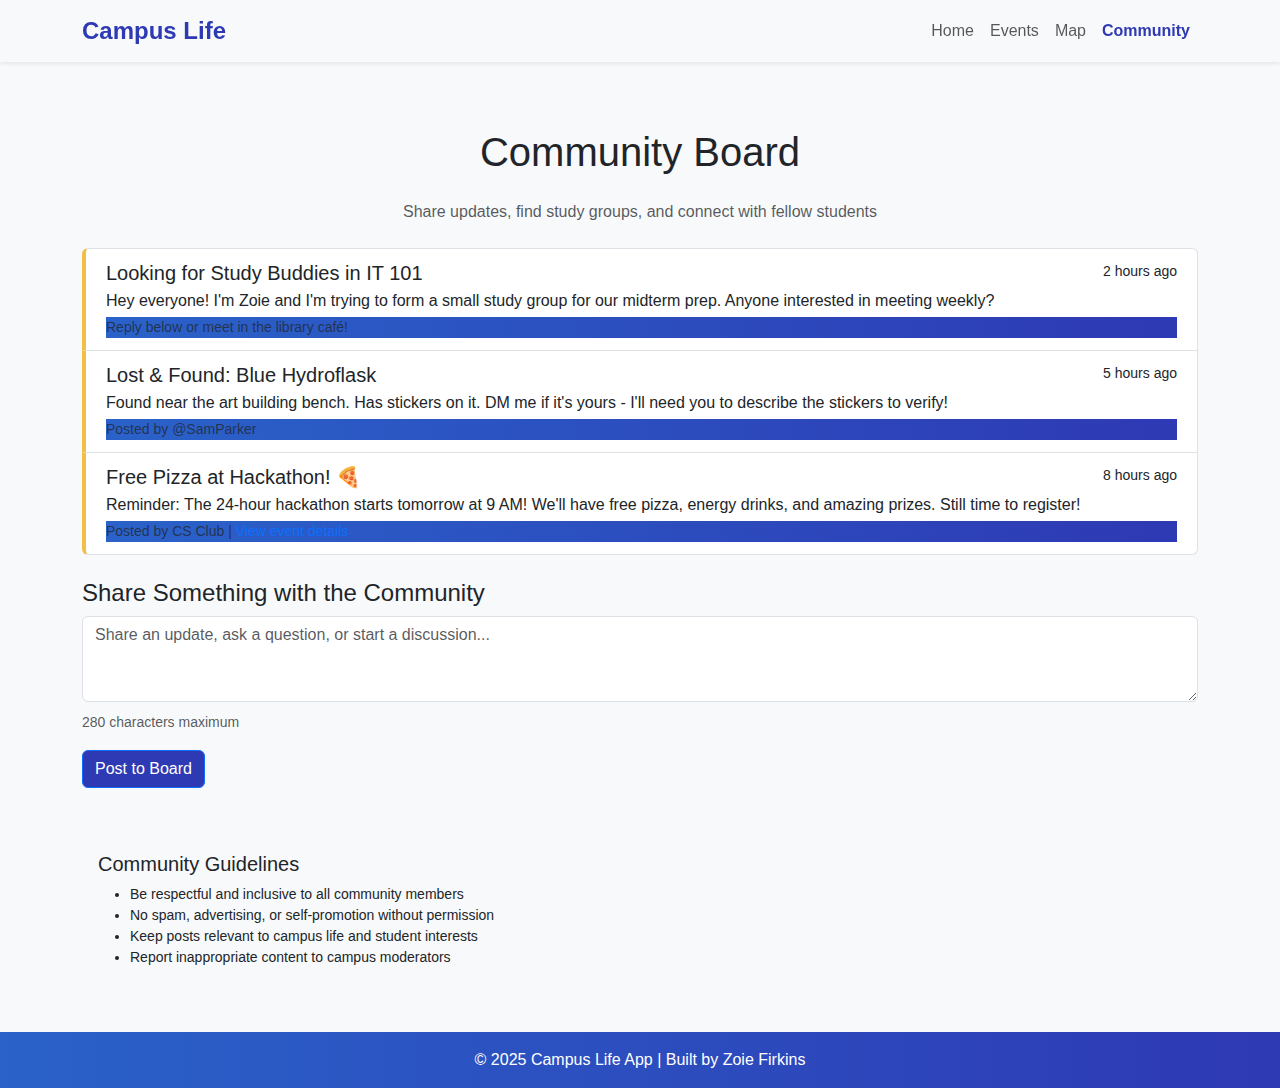
<file: community.html>
<!DOCTYPE html>
<html lang="en">
<head>
  <meta charset="UTF-8">
  <meta name="viewport" content="width=device-width, initial-scale=1.0">
  <meta name="description" content="Connect with fellow students, share updates, and find study groups on the Campus Life community board." />
  <title>Campus Life | Community Board</title>
  <link href="https://cdn.jsdelivr.net/npm/bootstrap@5.3.3/dist/css/bootstrap.min.css" rel="stylesheet">
  <link rel="stylesheet" href="css/style.css">
</head>
<body>
  <!-- Navbar -->
  <nav class="navbar navbar-expand-lg navbar-light bg-light fixed-top shadow-sm" aria-label="Main navigation">
    <div class="container">
      <a class="navbar-brand fw-bold" href="index.html">Campus Life</a>
      <button class="navbar-toggler" type="button" data-bs-toggle="collapse" data-bs-target="#navbarNav" aria-controls="navbarNav" aria-expanded="false" aria-label="Toggle navigation">
        <span class="navbar-toggler-icon"></span>
      </button>
      <div class="collapse navbar-collapse" id="navbarNav">
        <ul class="navbar-nav ms-auto">
          <li class="nav-item"><a class="nav-link" href="index.html">Home</a></li>
          <li class="nav-item"><a class="nav-link" href="events.html">Events</a></li>
          <li class="nav-item"><a class="nav-link" href="map.html">Map</a></li>
          <li class="nav-item"><a class="nav-link active" aria-current="page" href="community.html">Community</a></li>
        </ul>
      </div>
    </div>
  </nav>

  <!-- Main content -->
  <main class="container my-5">
    <h1 class="text-center mb-4">Community Board</h1>
    <p class="text-center text-muted mb-4">Share updates, find study groups, and connect with fellow students</p>

    <!-- Community Posts Section -->
    <section aria-labelledby="posts-heading">
      <h2 id="posts-heading" class="visually-hidden">Recent Community Posts</h2>
      <div class="list-group mb-4">
        <!-- Post 1: Study Group -->
        <article class="list-group-item list-group-item-action flex-column align-items-start community-post">
          <div class="d-flex w-100 justify-content-between">
            <h3 class="mb-1 h5">Looking for Study Buddies in IT 101</h3>
            <small><time datetime="2025-10-19T16:00">2 hours ago</time></small>
          </div>
          <p class="mb-1">Hey everyone! I'm Zoie and I'm trying to form a small study group for our midterm prep. Anyone interested in meeting weekly?</p>
          <footer class="small text-muted">
            Reply below or meet in the library café! 
          </footer>
        </article>

        <!-- Post 2: Lost & Found -->
        <article class="list-group-item list-group-item-action flex-column align-items-start community-post">
          <div class="d-flex w-100 justify-content-between">
            <h3 class="mb-1 h5">Lost &amp; Found: Blue Hydroflask</h3>
            <small><time datetime="2025-10-19T13:00">5 hours ago</time></small>
          </div>
          <p class="mb-1">Found near the art building bench. Has stickers on it. DM me if it's yours - I'll need you to describe the stickers to verify!</p>
          <footer class="small text-muted">
            Posted by @SamParker
          </footer>
        </article>

        <!-- Post 3: Event Promotion -->
        <article class="list-group-item list-group-item-action flex-column align-items-start community-post">
          <div class="d-flex w-100 justify-content-between">
            <h3 class="mb-1 h5">Free Pizza at Hackathon! 🍕</h3>
            <small><time datetime="2025-10-19T10:00">8 hours ago</time></small>
          </div>
          <p class="mb-1">Reminder: The 24-hour hackathon starts tomorrow at 9 AM! We'll have free pizza, energy drinks, and amazing prizes. Still time to register!</p>
          <footer class="small text-muted">
            Posted by CS Club | <a href="events.html" class="text-decoration-none">View event details</a>
          </footer>
        </article>
      </div>
    </section>

    <!-- Post Creation Section -->
    <section aria-labelledby="create-post-heading" class="mt-4">
      <h2 id="create-post-heading" class="h4">Share Something with the Community</h2>
      <form id="postForm" onsubmit="return false;">
        <div class="mb-3">
          <label for="postContent" class="form-label visually-hidden">Post content</label>
          <textarea 
            class="form-control mb-2" 
            id="postContent"
            placeholder="Share an update, ask a question, or start a discussion..."
            rows="3"
            aria-label="Write your community post"
            aria-describedby="charCounter"
          ></textarea>
          <small id="charCounter" class="form-text text-muted">280 characters maximum</small>
        </div>
        <button type="submit" class="btn btn-primary" aria-label="Post to community board">Post to Board</button>
      </form>
    </section>

    <!-- Community Guidelines -->
    <aside class="mt-5 p-3 bg-light rounded" aria-labelledby="guidelines-heading">
      <h2 id="guidelines-heading" class="h5">Community Guidelines</h2>
      <ul class="small mb-0">
        <li>Be respectful and inclusive to all community members</li>
        <li>No spam, advertising, or self-promotion without permission</li>
        <li>Keep posts relevant to campus life and student interests</li>
        <li>Report inappropriate content to campus moderators</li>
      </ul>
    </aside>
  </main>

  <!-- Footer -->
  <footer class="text-center py-3 bg-light mt-auto">
    <p class="mb-0">&copy; 2025 Campus Life App | Built by Zoie Firkins</p>
  </footer>

  <script src="https://cdn.jsdelivr.net/npm/bootstrap@5.3.3/dist/js/bootstrap.bundle.min.js"></script>
  <script src="js/script.js"></script>
</body>
</html>
</file>
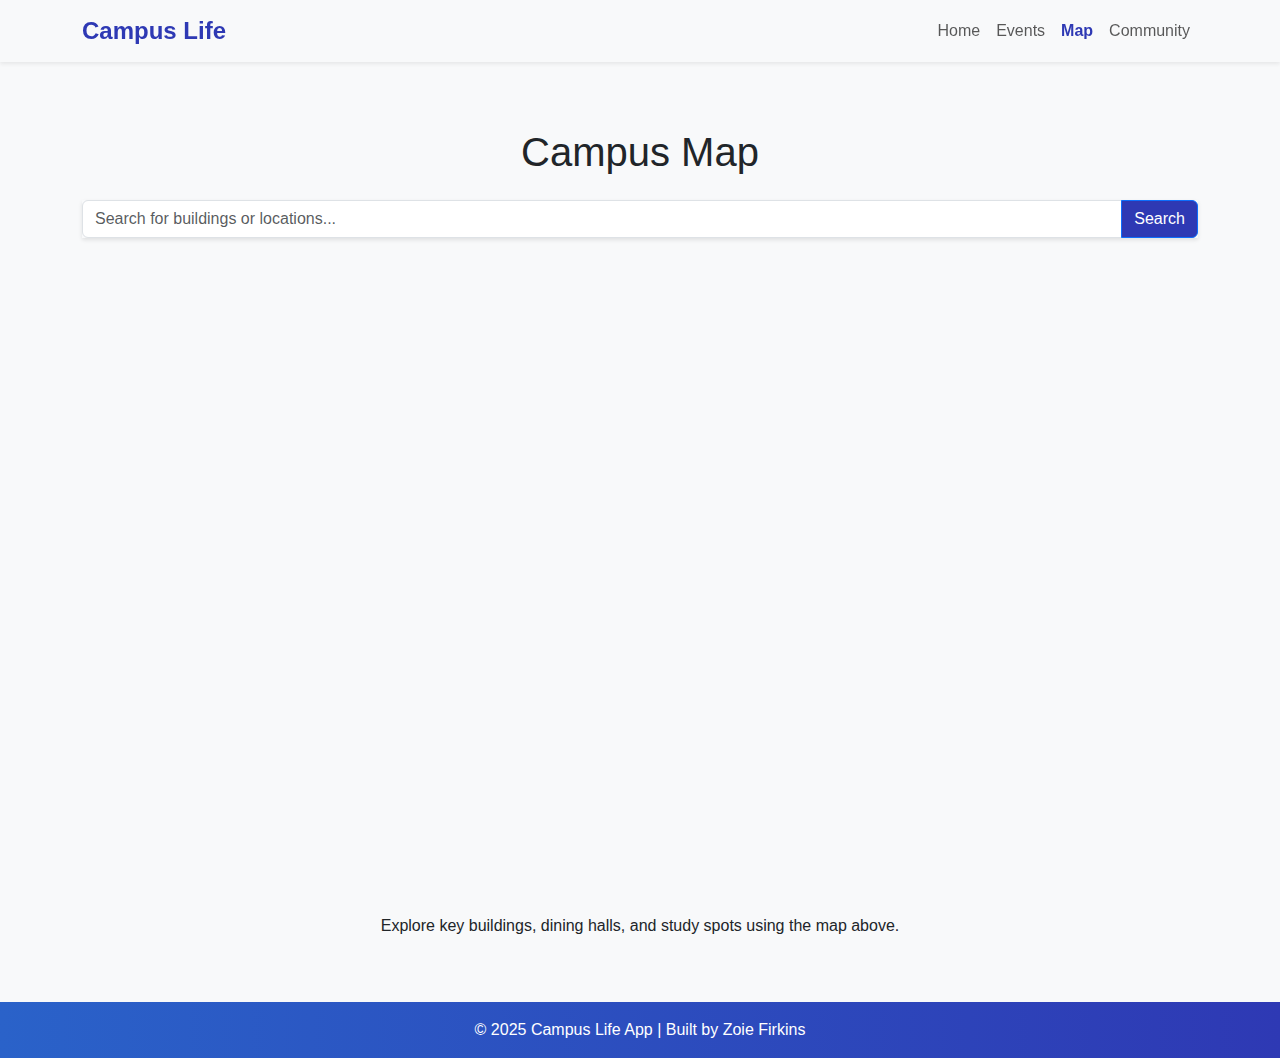
<file: map.html>
<!DOCTYPE html>
<html lang="en">
<head>
  <meta charset="UTF-8">
  <meta name="viewport" content="width=device-width, initial-scale=1.0">
  <title>Campus Life | Map</title>
  <link href="https://cdn.jsdelivr.net/npm/bootstrap@5.3.3/dist/css/bootstrap.min.css" rel="stylesheet">
  <link rel="stylesheet" href="css/style.css">
</head>
<body>
  <nav class="navbar navbar-expand-lg navbar-light bg-light fixed-top shadow-sm">
    <div class="container">
      <a class="navbar-brand fw-bold" href="index.html">Campus Life</a>
      <button class="navbar-toggler" type="button" data-bs-toggle="collapse" data-bs-target="#navbarNav">
        <span class="navbar-toggler-icon"></span>
      </button>
      <div class="collapse navbar-collapse" id="navbarNav">
        <ul class="navbar-nav ms-auto">
          <li class="nav-item"><a class="nav-link" href="index.html">Home</a></li>
          <li class="nav-item"><a class="nav-link" href="events.html">Events</a></li>
          <li class="nav-item"><a class="nav-link active" href="map.html">Map</a></li>
          <li class="nav-item"><a class="nav-link" href="community.html">Community</a></li>
        </ul>
      </div>
    </div>
  </nav>

<main class="container my-5">
  <h1 class="text-center mb-4">Campus Map</h1>

  <!-- Search Bar -->
  <div class="input-group mb-4">
    <input type="text" class="form-control" placeholder="Search for buildings or locations..." id="mapSearch">
    <button class="btn btn-primary" id="searchBtn">Search</button>
  </div>

  <!-- Map -->
  <div class="ratio ratio-16x9 mb-4">
    <iframe 
      src="https://www.google.com/maps/embed?pb=!1m18!1m12!1m3!1d3151!2d144.9631!3d-37.8136!2m3!1f0!2f0!3f0!3m2!1i1024!2i768!4f13.1!3m3!1m2!1s0x6ad65d43fb1d0!2sYour+Campus!5e0!3m2!1sen!2sus!4v1234567890"
      width="600" height="450" style="border:0;" allowfullscreen="" loading="lazy"></iframe>
  </div>

  <p class="text-center">Explore key buildings, dining halls, and study spots using the map above.</p>
</main>


  <footer class="text-center py-3 bg-light mt-auto">
    <p class="mb-0">© 2025 Campus Life App | Built by Zoie Firkins</p>
  </footer>

  <script src="https://cdn.jsdelivr.net/npm/bootstrap@5.3.3/dist/js/bootstrap.bundle.min.js"></script>
  <script src="js/script.js"></script>
</body>
</html>
</file>
<file: css/style.css>
/* 
 * Campus Life Super App - Main Stylesheet
 * Author: Zoie Firkins
 * Description: Responsive styling with Bootstrap integration and custom enhancements
 */

/* ===== BASE STYLES ===== */
body {
  font-family: 'Segoe UI', Tahoma, Geneva, Verdana, sans-serif;
  margin: 0;
  padding-top: 80px; /* Increased offset for fixed navbar */
  background-color: #f8f9fa;
  min-height: 100vh;
  display: flex;
  flex-direction: column;
}

/* Ensure main content starts below navbar */
main {
  margin-top: 0;
}

/* Extra padding for hero section to ensure it's not cut off */
.hero {
  margin-top: -20px; /* Slight negative margin to bring hero closer to navbar */
}

/* ===== COLOR VARIABLES ===== */
:root {
  --primary-color: #2e39b4; /* Blue*/
  --secondary-color: #F1BE48; /* Gold */
  --dark-accent: #2a62c9;
  --light-bg: #f8f9fa;
}

/* ===== NAVIGATION STYLES ===== */
.navbar {
  box-shadow: 0 2px 4px rgba(0,0,0,0.1);
}

.navbar-brand {
  color: var(--primary-color) !important;
  font-size: 1.5rem;
}

.nav-link {
  transition: color 0.3s ease;
  position: relative;
}

.nav-link:hover {
  color: var(--primary-color) !important;
}

.nav-link.active {
  color: var(--primary-color) !important;
  font-weight: 600;
}

/* ===== HERO SECTION ===== */
.hero {
  background: linear-gradient(135deg, var(--primary-color) 0%, #2e39b4 100%);
  color: white;
  text-align: center;
  min-height: 35vh;
  display: flex;
  flex-direction: column;
  justify-content: center;
  align-items: center;
  padding: 2rem;
  position: relative;
  overflow: hidden;
}

.hero::before {
  content: '';
  position: absolute;
  top: 0;
  left: 0;
  right: 0;
  bottom: 0;
  background: url('data:image/svg+xml,<svg width="100" height="100" xmlns="http://www.w3.org/2000/svg"><path d="M0 0h100v100H0z" fill="none"/><circle cx="50" cy="50" r="2" fill="white" opacity="0.1"/></svg>') repeat;
  opacity: 0.3;
}

.hero h1 {
  position: relative;
  z-index: 1;
  font-size: 3rem;
  font-weight: bold;
  text-shadow: 2px 2px 4px rgba(0,0,0,0.3);
}

.hero .lead {
  position: relative;
  z-index: 1;
  font-size: 1.25rem;
}

/* ===== BUTTON STYLES ===== */
.btn-primary {
  background-color: var(--primary-color);
  transition: all 0.3s ease;
}

.btn-primary:hover {
  background-color: #2e39b4;
  transform: translateY(-2px);
  box-shadow: 0 4px 8px rgba(0,0,0,0.2);
}

/* ===== LIST GROUP STYLES ===== */
.list-group-item {
  font-size: 1rem;
  padding: 0.75rem 1.25rem;
  border-left: 3px solid transparent;
  transition: all 0.3s ease;
}

.list-group-item:hover {
  border-left-color: var(--primary-color);
  background-color: #fff5f5;
}

.list-group-item strong {
  color: var(--primary-color);
}

/* ===== CAROUSEL STYLES ===== */
#campusCarousel {
  max-width: 900px; 
  margin: 0 auto;  
}

.carousel-inner img {
  height: 400px;
  width: 100%;
  object-fit: cover;
  border-radius: 1rem;
  box-shadow: 0 4px 6px rgba(0,0,0,0.1);
}

.carousel-control-prev-icon,
.carousel-control-next-icon {
  background-color: #2e39b4;
  border-radius: 50%;
  padding: 1.5rem;
}

/* ===== CARD STYLES ===== */
.card {
  transition: all 0.3s ease;
  border: none;
  box-shadow: 0 2px 4px rgba(0,0,0,0.1);
  overflow: hidden;
}

.card:hover {
  transform: translateY(-8px);
  box-shadow: 0 8px 16px rgba(0,0,0,0.2);
}

.card-img-top {
  height: 200px;
  object-fit: cover;
  transition: transform 0.3s ease;
}

.card:hover .card-img-top {
  transform: scale(1.05);
}

.card-title {
  color: var(--primary-color);
  font-weight: 600;
}

.card-footer {
  background-color: var(--light-bg);
  border-top: 2px solid var(--secondary-color);
}

/* ===== CALENDAR STYLES ===== */
.table-primary {
  background-color: var(--primary-color) !important;
  color: white;
}

.table-bordered td {
  vertical-align: top;
  min-height: 100px;
  height: 100px;
  padding: 0.5rem;
  font-weight: 500;
  position: relative;
  cursor: default;
  transition: all 0.2s ease;
}

.table-bordered td:hover {
  box-shadow: inset 0 0 0 2px var(--primary-color);
}

/* Calendar date numbers */
.date-number {
  font-size: 1rem;
  font-weight: 700;
  color: #666;
  margin-bottom: 0.25rem;
  text-align: left;
}

.date-number.today {
  background-color: var(--primary-color);
  color: white;
  width: 28px;
  height: 28px;
  border-radius: 50%;
  display: inline-flex;
  align-items: center;
  justify-content: center;
  font-size: 0.875rem;
}

/* Calendar cells with events */
.table-bordered td:has(.event-link) {
  background-color: #fff8e1;
  cursor: pointer;
}

.table-bordered td .event-link {
  font-size: 0.8rem;
  color: var(--primary-color);
  font-weight: 600;
  word-wrap: break-word;
  white-space: normal;
  text-align: left;
  width: 100%;
  display: block;
  margin-top: 0.25rem;
  line-height: 1.2;
}

.table-bordered td .event-link:hover {
  color: var(--secondary-color);
  text-decoration: underline !important;
  transform: translateX(2px);
}

.event-time {
  font-size: 0.7rem;
  color: #666;
  margin-top: 0.125rem;
  font-weight: 500;
}

/* Calendar navigation buttons */
#calendarNav {
  margin-top: 1rem;
}

/* Empty calendar cells */
.table-bordered td:empty,
.table-bordered td:has(:only-child:empty) {
  background-color: #f8f9fa;
}

/* ===== COMMUNITY BOARD STYLES ===== */
.community-post {
  border-left: 4px solid var(--secondary-color);
}

.community-post:hover {
  background-color: #fffbf0;
  border-left-color: var(--primary-color);
}

/* ===== MAP STYLES ===== */
.input-group {
  box-shadow: 0 2px 4px rgba(0,0,0,0.1);
}

.input-group .form-control:focus {
  border-color: var(--primary-color);
  box-shadow: 0 0 0 0.2rem #2e39b4;
}

/* ===== FOOTER STYLES ===== */
footer {
  background: linear-gradient(to right, var(--dark-accent), #2e39b4);
  color: white;
  margin-top: auto;
}

footer p {
  margin: 0;
  color: white;
}

/* ===== LOADING ANIMATION ===== */
.loading {
  display: inline-block;
  width: 20px;
  height: 20px;
  border: 3px solid #2e39b4;
  border-radius: 50%;
  border-top-color: var(--primary-color);
  animation: spin 1s ease-in-out infinite;
}

@keyframes spin {
  to { transform: rotate(360deg); }
}

/* ===== ACCESSIBILITY ENHANCEMENTS ===== */
.visually-hidden {
  position: absolute;
  width: 1px;
  height: 1px;
  padding: 0;
  margin: -1px;
  overflow: hidden;
  clip: rect(0, 0, 0, 0);
  white-space: nowrap;
  border-width: 0;
}

/* Focus Styles for Accessibility */
a:focus,
button:focus,
input:focus,
textarea:focus {
  outline: 3px solid var(--primary-color);
  outline-offset: 2px;
}

/* ===== RESPONSIVE DESIGN - TABLET ===== */
@media (max-width: 992px) {
  .hero h1 {
    font-size: 2.5rem;
  }
  
  .carousel-inner img {
    height: 300px;
  }
}

/* ===== RESPONSIVE DESIGN - MOBILE ===== */
@media (max-width: 768px) {
  body {
    padding-top: 70px; /* Slightly more padding on mobile */
  }
  
  .hero {
    min-height: 30vh;
    margin-top: -10px; /* Less negative margin on mobile */
  }
  
  .hero h1 {
    font-size: 2rem;
  }
  
  .hero .lead {
    font-size: 1rem;
  }
  
  .carousel-inner img {
    height: 250px;
  }
  
  .card-img-top {
    height: 180px;
  }
  
  .table-bordered td {
    font-size: 0.875rem;
    padding: 0.5rem;
    min-height: 80px;
    height: 80px;
  }
  
  .date-number {
    font-size: 0.875rem;
  }
  
  .event-link {
    font-size: 0.7rem !important;
  }
  
  .event-time {
    font-size: 0.65rem;
  }
}

/* ===== PRINT STYLES ===== */
@media print {
  .navbar,
  .btn,
  footer {
    display: none;
  }
  
  body {
    padding-top: 0;
  }
}
</file>
